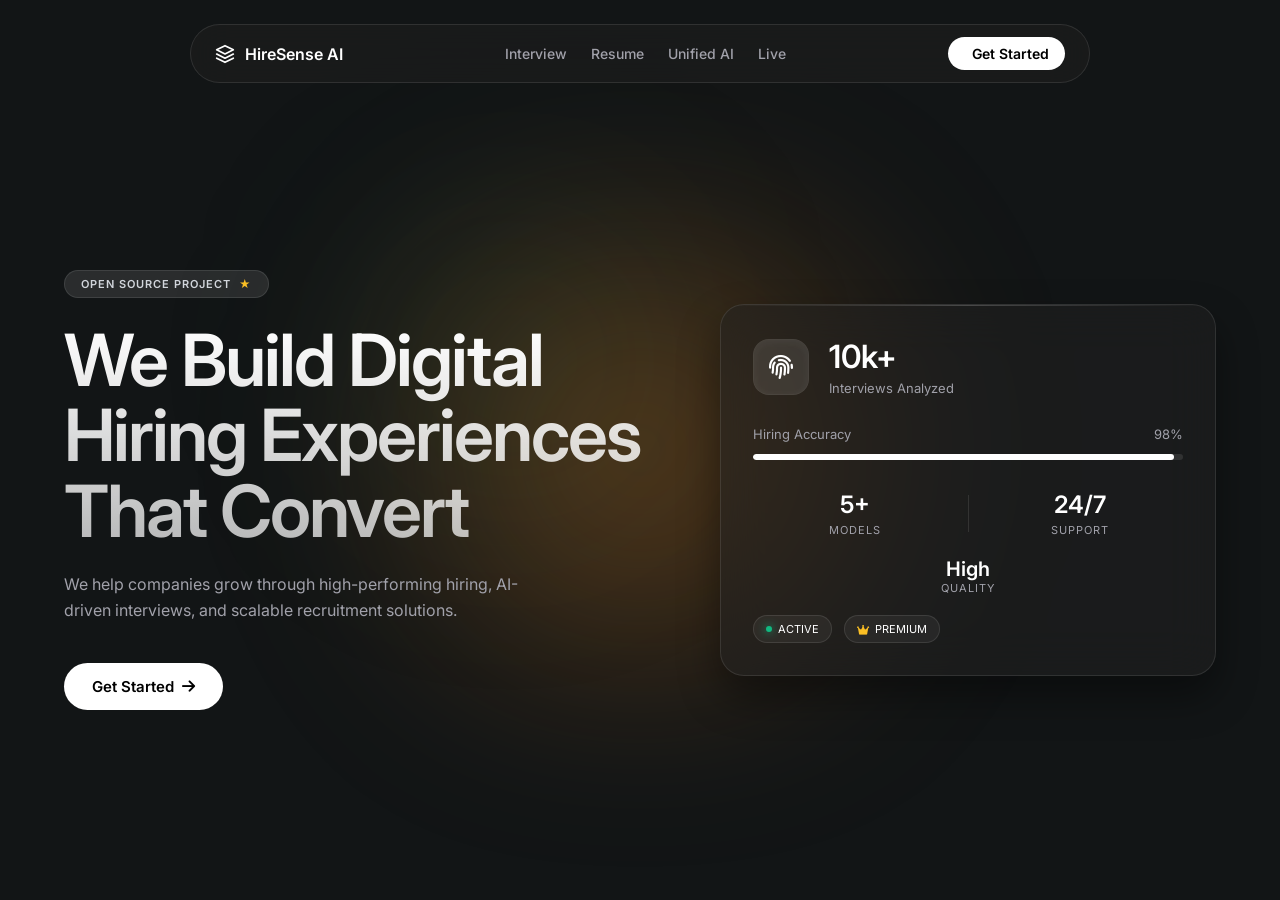
<file: templates/index.html>
<!DOCTYPE html>
<html lang="en">
<head>
    <meta charset="UTF-8">
    <meta name="viewport" content="width=device-width, initial-scale=1.0">
    <title>HireSense AI</title>
    <link href="https://fonts.googleapis.com/css2?family=Inter:wght@300;400;500;600;700&display=swap" rel="stylesheet">
    <link href="https://cdnjs.cloudflare.com/ajax/libs/font-awesome/6.0.0/css/all.min.css" rel="stylesheet">
    <style>
        :root {
            --bg-dark: #121516;
            --accent: #EAEAEA;
            --text-gray: #A1A1AA;
            --glass-bg: rgba(255, 255, 255, 0.05);
            --glass-border: rgba(255, 255, 255, 0.1);
        }

        * {
            margin: 0;
            padding: 0;
            box-sizing: border-box;
            font-family: 'Inter', sans-serif;
        }

        body {
            background-color: var(--bg-dark);
            color: white;
            min-height: 100vh;
            overflow-x: hidden;
            position: relative;
        }

        /* Ambient Glow Background */
        .ambient-glow {
            position: absolute;
            top: 50%;
            left: 50%;
            transform: translate(-50%, -50%);
            width: 60vw;
            height: 60vh;
            background: radial-gradient(circle, rgba(204, 119, 34, 0.4) 0%, rgba(18, 21, 22, 0) 70%);
            z-index: -1;
            pointer-events: none;
            filter: blur(80px);
        }

        .ambient-glow-2 {
            position: absolute;
            top: 20%;
            left: 20%;
            width: 40vw;
            height: 40vh;
            background: radial-gradient(circle, rgba(46, 139, 87, 0.15) 0%, rgba(18, 21, 22, 0) 70%);
            z-index: -1;
            pointer-events: none;
            filter: blur(100px);
        }

        /* Navbar */
        .navbar-container {
            display: flex;
            justify-content: center;
            padding: 24px;
            position: fixed;
            width: 100%;
            top: 0;
            z-index: 100;
        }

        .navbar {
            display: flex;
            align-items: center;
            justify-content: space-between;
            background: rgba(30, 30, 30, 0.6);
            backdrop-filter: blur(20px);
            border: 1px solid var(--glass-border);
            padding: 12px 24px;
            border-radius: 40px;
            width: 100%;
            max-width: 900px;
        }

        .navbar-brand {
            display: flex;
            align-items: center;
            gap: 10px;
            font-weight: 600;
            font-size: 16px;
            color: white;
            text-decoration: none;
        }

        .navbar-links {
            display: flex;
            gap: 24px;
        }

        .nav-link {
            text-decoration: none;
            color: var(--text-gray);
            font-size: 14px;
            font-weight: 500;
            transition: color 0.3s ease;
        }

        .nav-link:hover, .nav-link.active {
            color: white;
        }

        .nav-btn {
            background: white;
            color: black;
            padding: 8px 16px;
            border-radius: 20px;
            text-decoration: none;
            font-size: 14px;
            font-weight: 600;
            display: flex;
            align-items: center;
            gap: 8px;
            transition: transform 0.2s ease;
        }

        .nav-btn:hover {
            transform: scale(1.05);
        }

        /* Hero Section */
        .hero {
            display: flex;
            justify-content: space-between;
            align-items: center;
            max-width: 1400px;
            margin: 0 auto;
            padding: 160px 5% 80px 5%;
            min-height: 100vh;
            gap: 60px;
        }

        .hero-content {
            flex: 1.2;
            max-width: 650px;
            position: relative;
            z-index: 2;
        }

        .badge {
            display: inline-flex;
            align-items: center;
            gap: 8px;
            background: rgba(255, 255, 255, 0.1);
            border: 1px solid rgba(255, 255, 255, 0.1);
            padding: 6px 16px;
            border-radius: 20px;
            font-size: 11px;
            font-weight: 600;
            letter-spacing: 1px;
            color: #d1d5db;
            text-transform: uppercase;
            margin-bottom: 24px;
        }
        
        .badge span {
            color: #fbbf24;
        }

        h1 {
            font-size: 72px;
            font-weight: 600;
            line-height: 1.05;
            margin-bottom: 24px;
            letter-spacing: -2px;
            background: linear-gradient(180deg, #FFFFFF 0%, rgba(255, 255, 255, 0.7) 100%);
            -webkit-background-clip: text;
            -webkit-text-fill-color: transparent;
        }

        .subtitle {
            color: var(--text-gray);
            font-size: 16px;
            line-height: 1.6;
            margin-bottom: 40px;
            max-width: 480px;
        }

        .cta-group {
            display: flex;
            gap: 16px;
        }

        .btn-primary {
            background: white;
            color: black;
            padding: 14px 28px;
            border-radius: 30px;
            text-decoration: none;
            font-weight: 600;
            font-size: 15px;
            display: inline-flex;
            align-items: center;
            gap: 8px;
            transition: all 0.3s ease;
        }

        .btn-primary:hover {
            transform: translateY(-2px);
            box-shadow: 0 10px 20px rgba(255, 255, 255, 0.1);
        }

        /* Glass Cards Section */
        .hero-visuals {
            flex: 1;
            display: flex;
            flex-direction: column;
            gap: 20px;
            max-width: 500px;
            position: relative;
            z-index: 2;
        }

        .glass-card {
            background: rgba(35, 35, 35, 0.5);
            backdrop-filter: blur(24px);
            border: 1px solid var(--glass-border);
            border-radius: 24px;
            padding: 32px;
            box-shadow: 0 20px 40px rgba(0, 0, 0, 0.4);
            position: relative;
            overflow: hidden;
        }
        
        .glass-card::before {
            content: '';
            position: absolute;
            top: 0; left: 0; right: 0; height: 1px;
            background: linear-gradient(90deg, transparent, rgba(255,255,255,0.2), transparent);
        }

        .stats-top {
            display: flex;
            align-items: center;
            gap: 20px;
            margin-bottom: 30px;
        }

        .icon-circle {
            width: 56px;
            height: 56px;
            border-radius: 16px;
            background: rgba(255, 255, 255, 0.1);
            display: flex;
            align-items: center;
            justify-content: center;
            font-size: 24px;
            border: 1px solid rgba(255, 255, 255, 0.05);
            box-shadow: inset 0 2px 10px rgba(255,255,255,0.05);
        }

        .stats-text h3 {
            font-size: 32px;
            font-weight: 600;
            margin-bottom: 4px;
        }

        .stats-text p {
            color: var(--text-gray);
            font-size: 13px;
        }

        .progress-section {
            margin-bottom: 30px;
        }

        .progress-header {
            display: flex;
            justify-content: space-between;
            margin-bottom: 12px;
            font-size: 13px;
            color: var(--text-gray);
        }

        .progress-bar-bg {
            height: 6px;
            background: rgba(255, 255, 255, 0.1);
            border-radius: 3px;
            overflow: hidden;
        }

        .progress-bar-fill {
            height: 100%;
            width: 98%;
            background: white;
            border-radius: 3px;
            position: relative;
        }
        
        .progress-bar-fill::after {
            content: '';
            position: absolute;
            top: 0; right: 0; bottom: 0; left: 0;
            background: linear-gradient(90deg, transparent, rgba(255,255,255,0.5), transparent);
            animation: shimmer 2s infinite;
        }

        @keyframes shimmer {
            0% { transform: translateX(-100%); }
            100% { transform: translateX(100%); }
        }

        .stats-grid {
            display: grid;
            grid-template-columns: 1fr 1fr;
            gap: 20px;
            margin-bottom: 20px;
            text-align: center;
            position: relative;
        }
        
        .stats-grid::after {
            content: '';
            position: absolute;
            top: 10%; bottom: 10%; left: 50%; width: 1px;
            background: rgba(255,255,255,0.1);
        }

        .stat-item h4 {
            font-size: 24px;
            font-weight: 600;
            margin-bottom: 4px;
        }

        .stat-item p {
            color: var(--text-gray);
            font-size: 11px;
            text-transform: uppercase;
            letter-spacing: 1px;
        }
        
        .stat-high {
            text-align: center;
            margin-bottom: 20px;
        }
        
        .stat-high h4 {
            font-size: 20px;
            font-weight: 600;
        }

        .tags {
            display: flex;
            gap: 12px;
        }

        .tag {
            background: rgba(255, 255, 255, 0.05);
            border: 1px solid rgba(255, 255, 255, 0.1);
            padding: 6px 12px;
            border-radius: 16px;
            font-size: 11px;
            display: flex;
            align-items: center;
            gap: 6px;
        }
        
        .tag-dot {
            width: 6px;
            height: 6px;
            border-radius: 50%;
            background: #10b981;
            box-shadow: 0 0 10px #10b981;
        }
        
        .tag-icon {
            color: #fbbf24;
        }



        /* Person Silhouette Mock */
        .person-silhouette {
            position: absolute;
            bottom: 0;
            left: 50%;
            transform: translateX(-30%);
            height: 70vh;
            width: auto;
            z-index: 1;
            opacity: 0.8;
            filter: drop-shadow(0 0 20px rgba(0,0,0,0.5));
            pointer-events: none;
        }

        /* Responsive */
        @media (max-width: 1024px) {
            .hero {
                flex-direction: column;
                padding-top: 140px;
                text-align: center;
            }
            .hero-content {
                max-width: 100%;
            }
            .subtitle {
                margin: 0 auto 40px auto;
            }
            .cta-group {
                justify-content: center;
            }
            h1 {
                font-size: 56px;
            }
            .nav-arrow-left, .share-btn, .person-silhouette {
                display: none;
            }
        }

        @media (max-width: 768px) {
            .navbar {
                display: none; 
            }
            h1 {
                font-size: 42px;
            }
        }
    </style>
</head>
<body>

    <div class="ambient-glow"></div>
    <div class="ambient-glow-2"></div>

    <!-- Navbar -->
    <div class="navbar-container">
        <nav class="navbar">
            <a href="/" class="navbar-brand">
                <svg viewBox="0 0 24 24" width="20" height="20" stroke="currentColor" stroke-width="2" fill="none" stroke-linecap="round" stroke-linejoin="round">
                    <polygon points="12 2 2 7 12 12 22 7 12 2"></polygon>
                    <polyline points="2 17 12 22 22 17"></polyline>
                    <polyline points="2 12 12 17 22 12"></polyline>
                </svg>
                HireSense AI
            </a>
            <div class="navbar-links">
                <a href="/interview-analysis" class="nav-link">Interview</a>
                <a href="/resume-analysis" class="nav-link">Resume</a>
                <a href="/full-analysis" class="nav-link">Unified AI</a>
                <a href="/live-interview" class="nav-link">Live</a>
            </div>
            <a href="/login" class="nav-btn">
                <i class="fas fa-sparkles"></i> Get Started
            </a>
        </nav>
    </div>

    <!-- Silhouette Placeholder (Using a generic placeholder or CSS shape if needed, omitted here to avoid missing image links, relying on ambient background) -->

    <!-- Hero -->
    <div class="hero">
        <div class="hero-content">
            <div class="badge">
                OPEN SOURCE PROJECT <span>★</span>
            </div>

            <h1>We Build Digital<br>Hiring Experiences<br>That Convert</h1>

            <p class="subtitle">
                We help companies grow through high-performing hiring, AI-driven interviews, and scalable recruitment solutions.
            </p>

            <div class="cta-group">
                <a href="/interview-analysis" class="btn-primary">
                    Get Started <i class="fas fa-arrow-right"></i>
                </a>
            </div>
        </div>

        <div class="hero-visuals">
            <div class="glass-card">
                <div class="stats-top">
                    <div class="icon-circle">
                        <i class="fas fa-fingerprint"></i>
                    </div>
                    <div class="stats-text">
                        <h3>10k+</h3>
                        <p>Interviews Analyzed</p>
                    </div>
                </div>

                <div class="progress-section">
                    <div class="progress-header">
                        <span>Hiring Accuracy</span>
                        <span>98%</span>
                    </div>
                    <div class="progress-bar-bg">
                        <div class="progress-bar-fill"></div>
                    </div>
                </div>

                <div class="stats-grid">
                    <div class="stat-item">
                        <h4>5+</h4>
                        <p>MODELS</p>
                    </div>
                    <div class="stat-item">
                        <h4>24/7</h4>
                        <p>SUPPORT</p>
                    </div>
                </div>
                
                <div class="stat-high">
                    <h4>High</h4>
                    <p style="color: var(--text-gray); font-size: 11px; text-transform: uppercase; letter-spacing: 1px;">QUALITY</p>
                </div>

                <div class="tags">
                    <div class="tag">
                        <div class="tag-dot"></div> ACTIVE
                    </div>
                    <div class="tag">
                        <i class="fas fa-crown tag-icon"></i> PREMIUM
                    </div>
                </div>
            </div>

        </div>
    </div>

</body>
</html>
</file>
